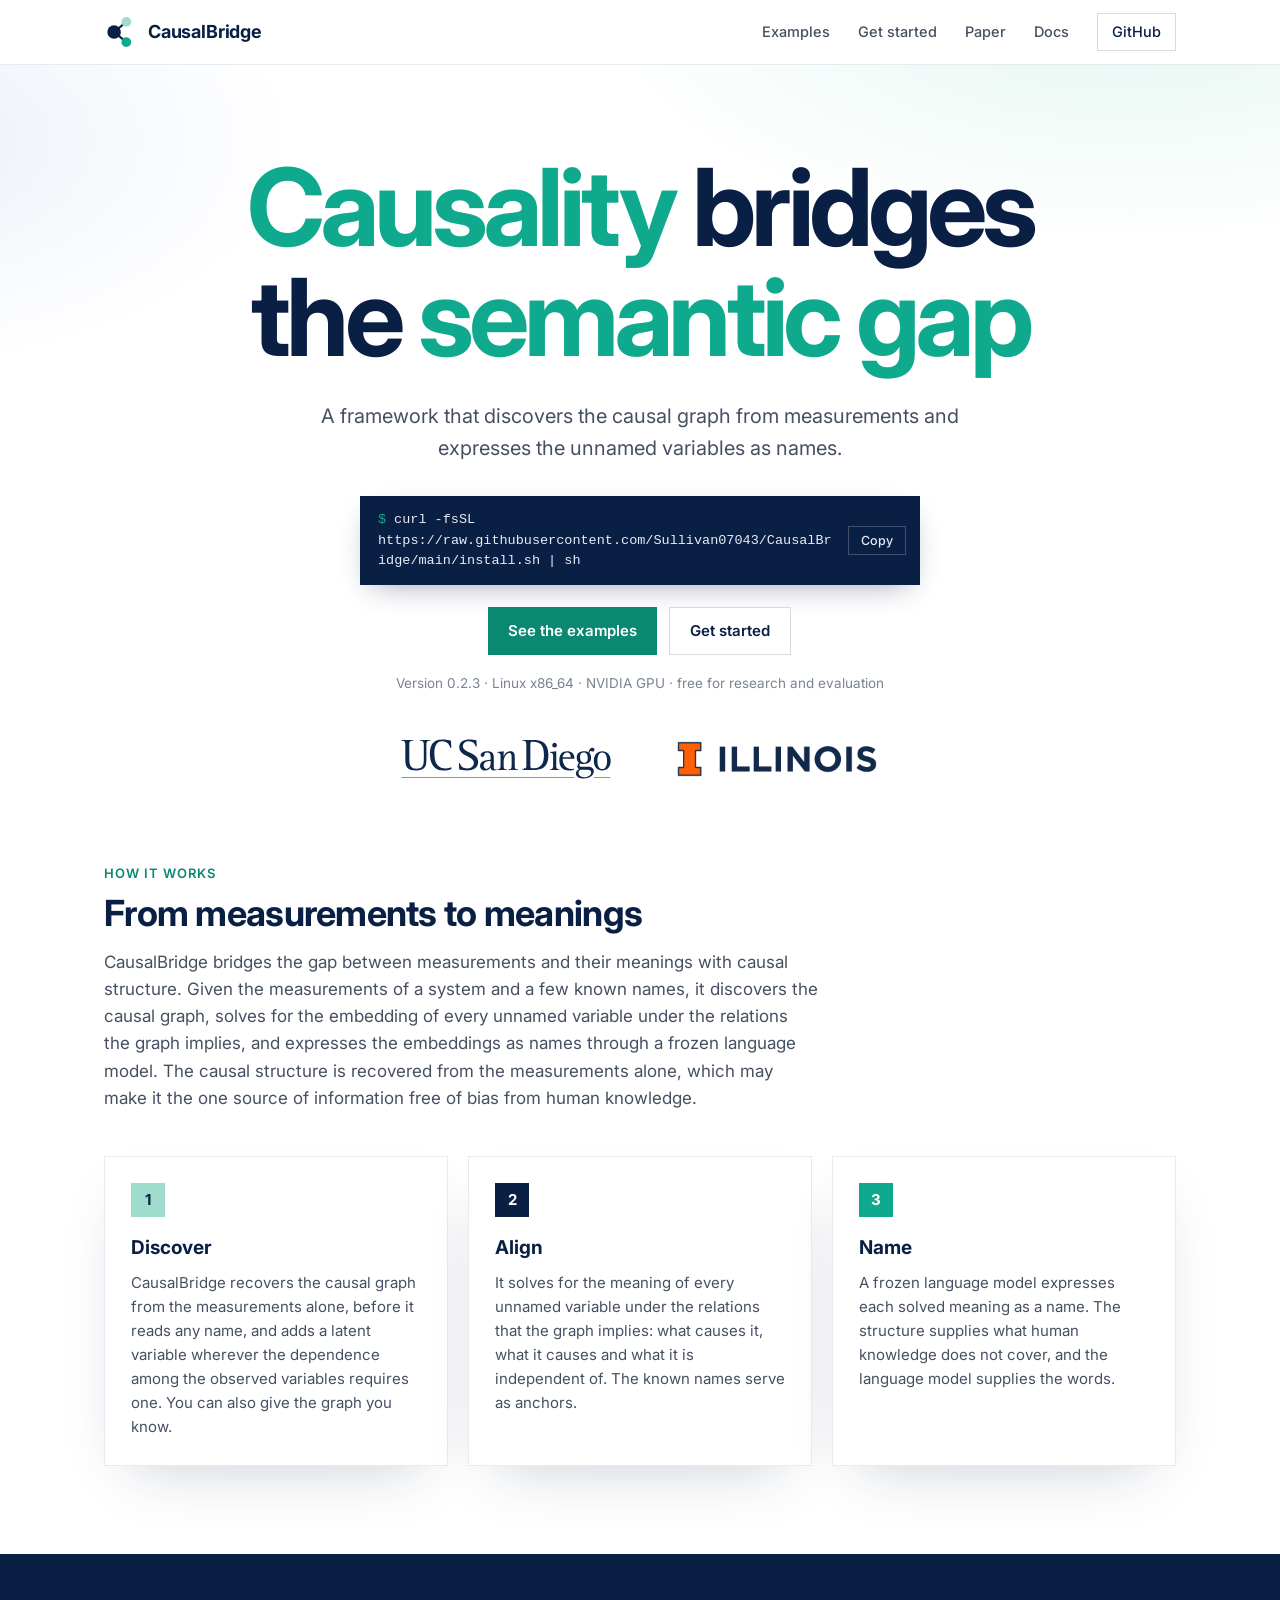
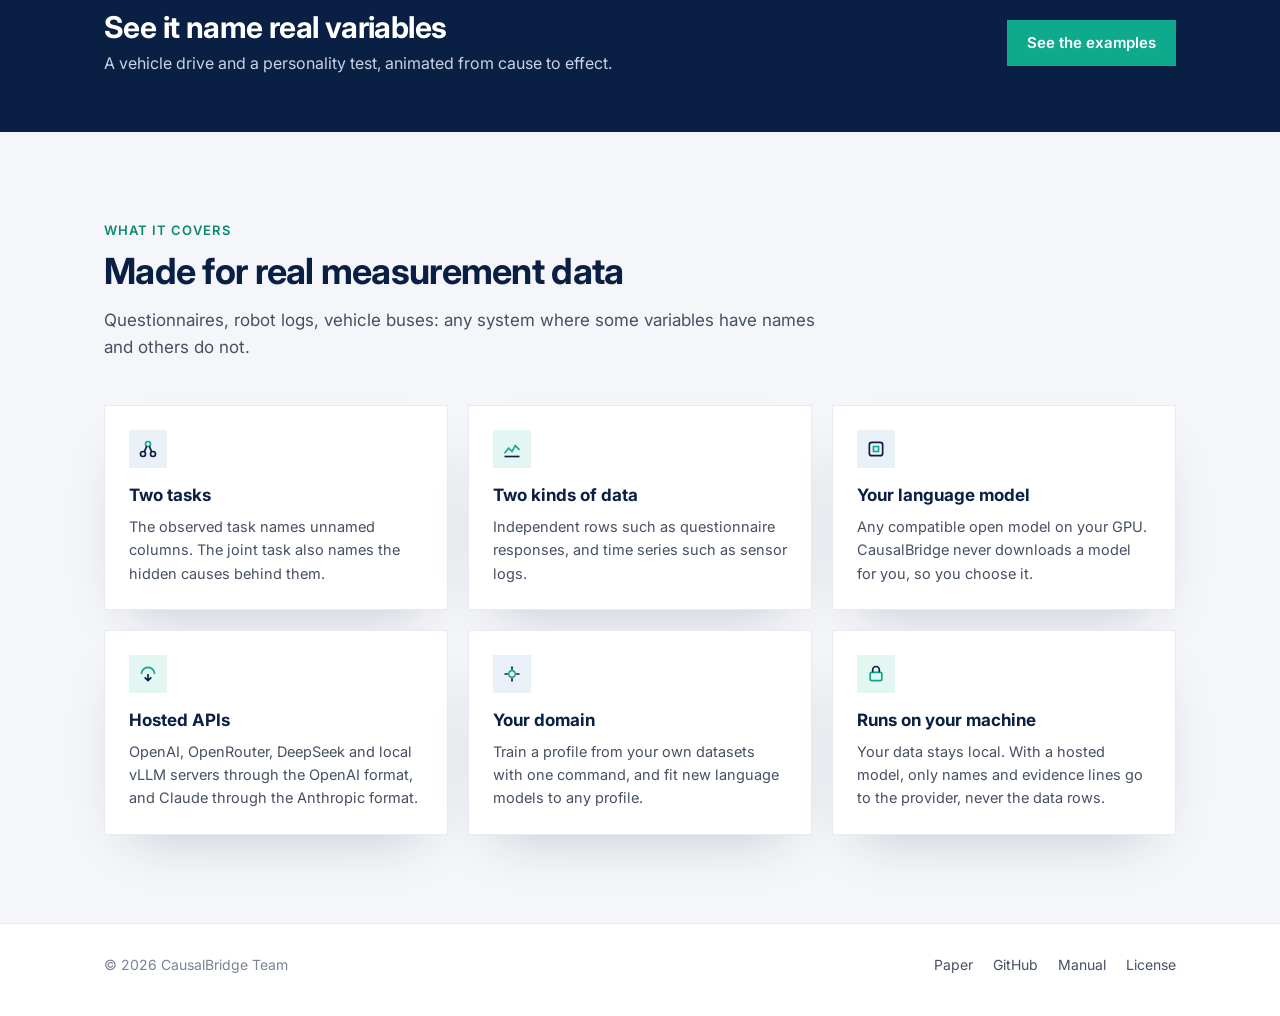
<file: docs/index.html>
<!doctype html>
<html lang="en">
<head>
<meta charset="utf-8">
<meta name="viewport" content="width=device-width, initial-scale=1">
<title>CausalBridge</title>
<meta name="description" content="How causality bridges the semantic gap. CausalBridge reads a variable's semantics from how it acts on other variables.">
<link rel="icon" href="data:image/svg+xml,%3Csvg xmlns='http://www.w3.org/2000/svg' viewBox='0 0 32 32'%3E%3Cpath d='M21 6.5 L9.5 16 L21 25.5' fill='none' stroke='%230A1F44' stroke-width='2' stroke-linejoin='round'/%3E%3Ccircle cx='21' cy='6.5' r='4.6' fill='%239FDCCD'/%3E%3Ccircle cx='9.5' cy='16' r='6.4' fill='%230A1F44'/%3E%3Ccircle cx='21' cy='25.5' r='4.6' fill='%230FA98E'/%3E%3C/svg%3E">
<link rel="preconnect" href="https://fonts.googleapis.com">
<link rel="preconnect" href="https://fonts.gstatic.com" crossorigin>
<link href="https://fonts.googleapis.com/css2?family=Inter:wght@400;500;600;700&family=JetBrains+Mono:wght@400;500&display=swap" rel="stylesheet">
<link rel="stylesheet" href="style.css?v=11bb7d1d">
</head>
<body>
<nav>
  <div class="wrap">
    <a class="brand" href="index.html">
      <svg viewBox="0 0 32 32" aria-hidden="true"><path d="M21 6.5 L9.5 16 L21 25.5" fill="none" stroke="#0A1F44" stroke-width="2" stroke-linejoin="round"/><circle cx="21" cy="6.5" r="4.6" fill="#9FDCCD"/><circle cx="9.5" cy="16" r="6.4" fill="#0A1F44"/><circle cx="21" cy="25.5" r="4.6" fill="#0FA98E"/></svg>
      CausalBridge
    </a>
    <div class="links">
      <a href="examples.html">Examples</a>
      <a href="start.html">Get started</a>
      <a href="https://arxiv.org/abs/2610.02594">Paper</a>
      <a href="https://github.com/Sullivan07043/CausalBridge/blob/main/docs/manual.md">Docs</a>
      <a class="gh" href="https://github.com/Sullivan07043/CausalBridge">GitHub</a>
    </div>
  </div>
</nav>

<header class="hero" id="top">
  <div class="wrap">
    <div>
      <h1 class="big"><span class="l"><span class="grad">Causality</span> bridges</span><span class="l">the <span class="grad">semantic gap</span></span></h1>
      <p class="lede">A framework that discovers the causal graph from measurements and expresses the unnamed variables as names.</p>
      <div class="install">
        <code><span class="p">$</span>curl -fsSL https://raw.githubusercontent.com/Sullivan07043/CausalBridge/main/install.sh | sh</code>
        <button class="copy" data-copy="curl -fsSL https://raw.githubusercontent.com/Sullivan07043/CausalBridge/main/install.sh | sh">Copy</button>
      </div>
      <div class="cta">
        <a class="btn primary" href="examples.html">See the examples</a>
        <a class="btn ghost" href="start.html">Get started</a>
      </div>
      <div class="meta">Version 0.2.3 · Linux x86_64 · NVIDIA GPU · free for research and evaluation</div>
      <div class="unis">
        <img src="img/ucsd-logo.svg" width="210" height="40" alt="UC San Diego">
        <img src="img/illinois-wordmark.png" width="204" height="40" alt="University of Illinois Urbana-Champaign">
      </div>
    </div>

  </div>
</header>

<section id="how">
  <div class="wrap">
    <div class="kicker">How it works</div>
    <h2>From measurements to meanings</h2>
    <p class="sub">CausalBridge bridges the gap between measurements and their meanings with causal structure. Given the measurements of a system and a few known names, it discovers the causal graph, solves for the embedding of every unnamed variable under the relations the graph implies, and expresses the embeddings as names through a frozen language model. The causal structure is recovered from the measurements alone, which may make it the one source of information free of bias from human knowledge.</p>
    <div class="steps">
      <div class="card step">
        <h3>Discover</h3>
        <p>CausalBridge recovers the causal graph from the measurements alone, before it reads any name, and adds a latent variable wherever the dependence among the observed variables requires one. You can also give the graph you know.</p>
      </div>
      <div class="card step">
        <h3>Align</h3>
        <p>It solves for the meaning of every unnamed variable under the relations that the graph implies: what causes it, what it causes and what it is independent of. The known names serve as anchors.</p>
      </div>
      <div class="card step">
        <h3>Name</h3>
        <p>A frozen language model expresses each solved meaning as a name. The structure supplies what human knowledge does not cover, and the language model supplies the words.</p>
      </div>
    </div>
  </div>
</section>

<section class="band">
  <div class="wrap">
    <div><h2>See it name real variables</h2><p>A vehicle drive and a personality test, animated from cause to effect.</p></div>
    <a class="btn primary" href="examples.html">See the examples</a>
  </div>
</section>

<section class="alt" id="features">
  <div class="wrap">
    <div class="kicker">What it covers</div>
    <h2>Made for real measurement data</h2>
    <p class="sub">Questionnaires, robot logs, vehicle buses: any system where some variables have names and others do not.</p>
    <div class="grid">
      <div class="card feat">
        <div class="ic"><svg viewBox="0 0 24 24" fill="none" stroke="#0A1F44" stroke-width="2"><circle cx="6" cy="18" r="3"/><circle cx="18" cy="18" r="3"/><circle cx="12" cy="6" r="3" stroke="#0FA98E"/><path d="M10.5 8.5 7.5 15.5M13.5 8.5l3 7"/></svg></div>
        <h3>Two tasks</h3>
        <p>The observed task names unnamed columns. The joint task also names the hidden causes behind them.</p>
      </div>
      <div class="card feat">
        <div class="ic"><svg viewBox="0 0 24 24" fill="none" stroke="#0FA98E" stroke-width="2"><path d="M3 17l5-6 4 4 4-7 5 5"/><path d="M3 21h18" stroke="#0A1F44"/></svg></div>
        <h3>Two kinds of data</h3>
        <p>Independent rows such as questionnaire responses, and time series such as sensor logs.</p>
      </div>
      <div class="card feat">
        <div class="ic"><svg viewBox="0 0 24 24" fill="none" stroke="#0A1F44" stroke-width="2"><rect x="4" y="4" width="16" height="16" rx="3"/><path d="M9 9h6v6H9z" stroke="#0FA98E"/></svg></div>
        <h3>Your language model</h3>
        <p>Any compatible open model on your GPU. CausalBridge never downloads a model for you, so you choose it.</p>
      </div>
      <div class="card feat">
        <div class="ic"><svg viewBox="0 0 24 24" fill="none" stroke="#0FA98E" stroke-width="2"><path d="M4 12a8 8 0 0 1 16 0"/><path d="M12 12v8M8 16l4 4 4-4" stroke="#0A1F44"/></svg></div>
        <h3>Hosted APIs</h3>
        <p>OpenAI, OpenRouter, DeepSeek and local vLLM servers through the OpenAI format, and Claude through the Anthropic format.</p>
      </div>
      <div class="card feat">
        <div class="ic"><svg viewBox="0 0 24 24" fill="none" stroke="#0A1F44" stroke-width="2"><path d="M12 3v4M12 17v4M3 12h4M17 12h4"/><circle cx="12" cy="12" r="4" stroke="#0FA98E"/></svg></div>
        <h3>Your domain</h3>
        <p>Train a profile from your own datasets with one command, and fit new language models to any profile.</p>
      </div>
      <div class="card feat">
        <div class="ic"><svg viewBox="0 0 24 24" fill="none" stroke="#0FA98E" stroke-width="2"><rect x="5" y="10" width="14" height="10" rx="2"/><path d="M8 10V7a4 4 0 0 1 8 0v3" stroke="#0A1F44"/></svg></div>
        <h3>Runs on your machine</h3>
        <p>Your data stays local. With a hosted model, only names and evidence lines go to the provider, never the data rows.</p>
      </div>
    </div>
  </div>
</section>

<footer>
  <div class="wrap">
    <span>© 2026 CausalBridge Team</span>
    <span><a href="https://arxiv.org/abs/2610.02594">Paper</a><a href="https://github.com/Sullivan07043/CausalBridge">GitHub</a><a href="https://github.com/Sullivan07043/CausalBridge/blob/main/docs/manual.md">Manual</a><a href="https://github.com/Sullivan07043/CausalBridge/blob/main/LICENSE">License</a></span>
  </div>
</footer>
<script src="site.js?v=80eebb0a"></script>
</body>
</html>
</file>
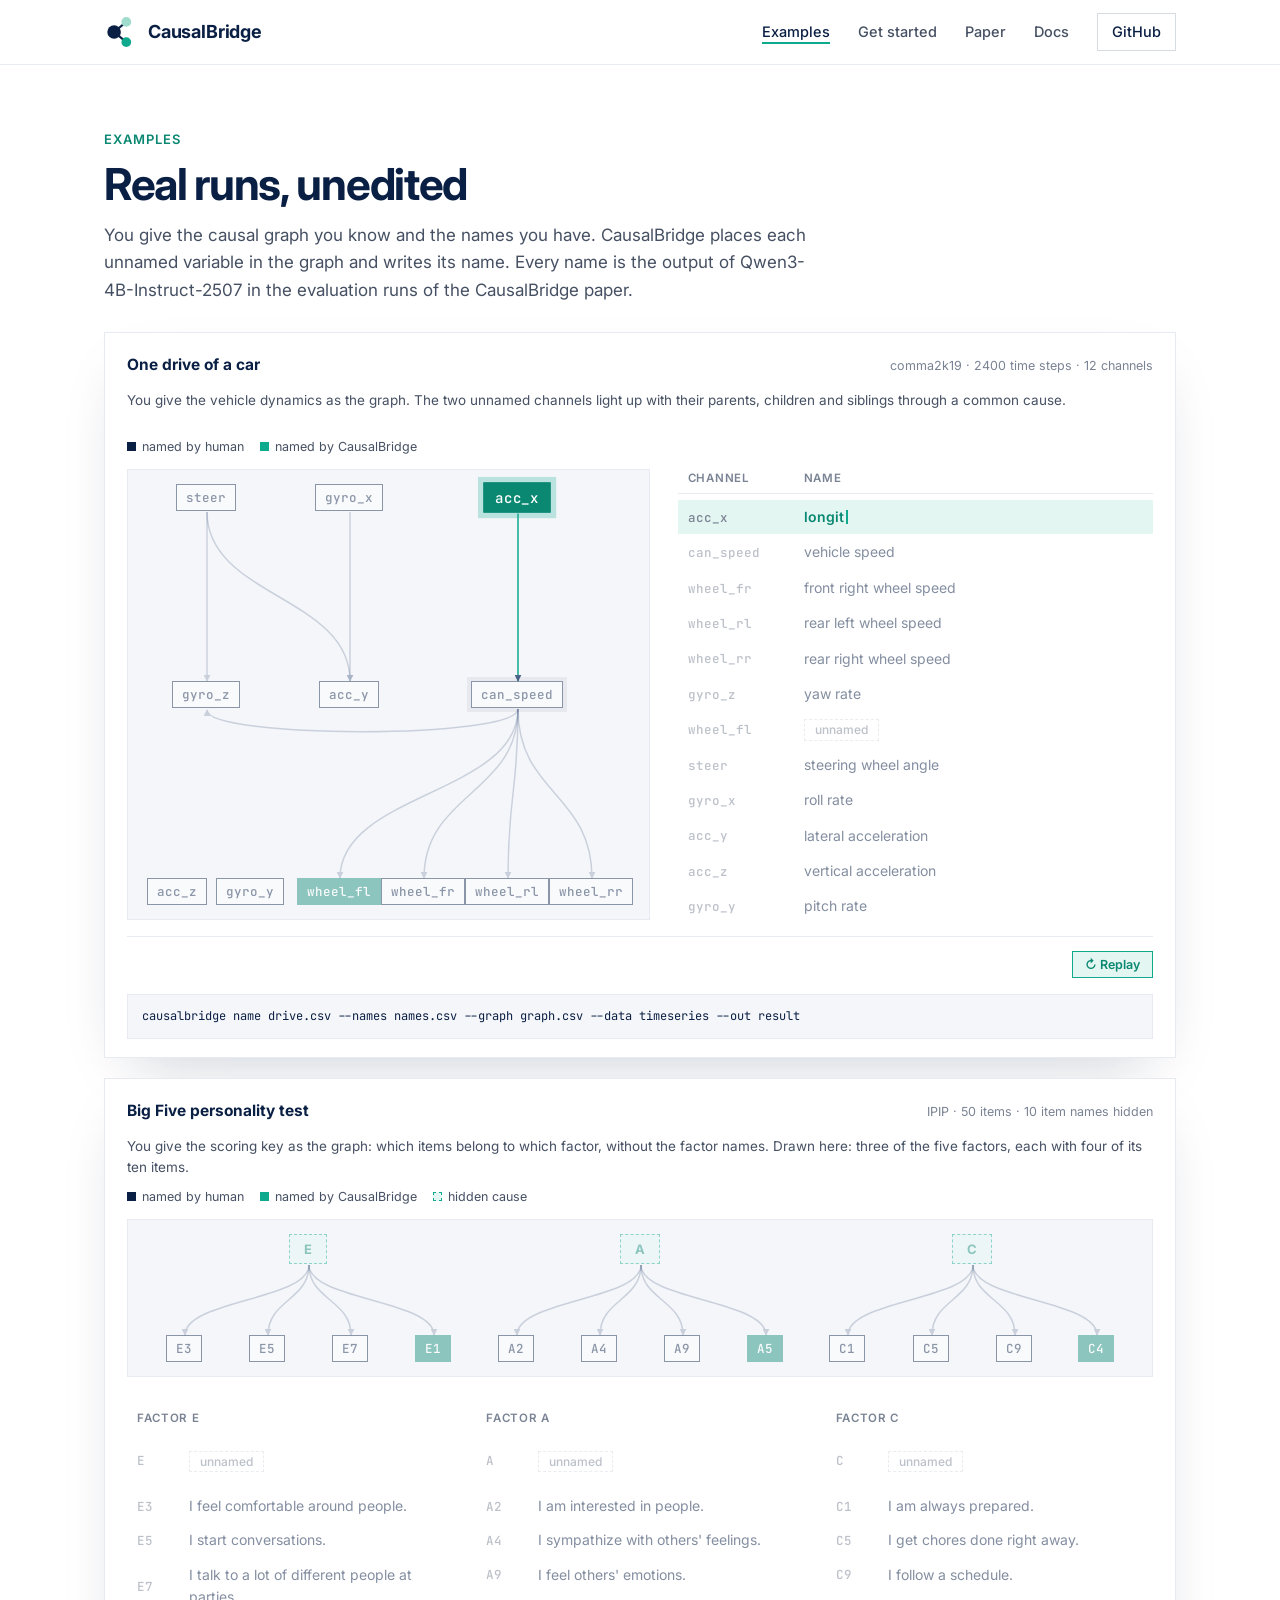
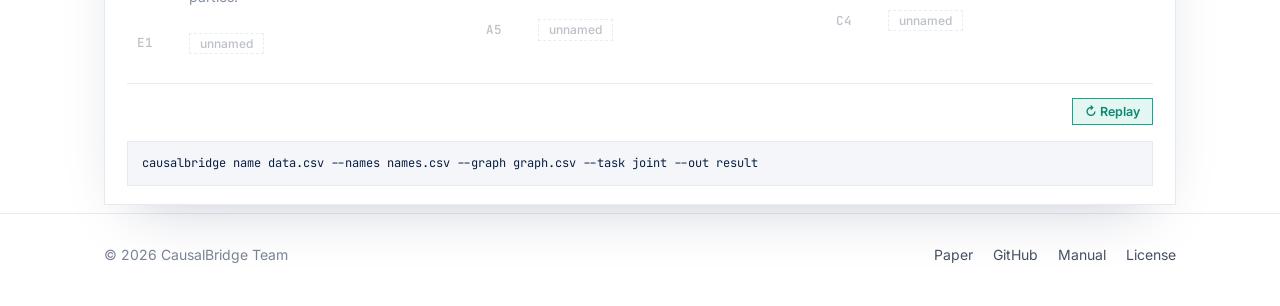
<file: docs/examples.html>
<!doctype html>
<html lang="en">
<head>
<meta charset="utf-8">
<meta name="viewport" content="width=device-width, initial-scale=1">
<title>Examples - CausalBridge</title>
<meta name="description" content="CausalBridge names unnamed variables of a vehicle drive and a personality test.">
<link rel="icon" href="data:image/svg+xml,%3Csvg xmlns='http://www.w3.org/2000/svg' viewBox='0 0 32 32'%3E%3Cpath d='M21 6.5 L9.5 16 L21 25.5' fill='none' stroke='%230A1F44' stroke-width='2' stroke-linejoin='round'/%3E%3Ccircle cx='21' cy='6.5' r='4.6' fill='%239FDCCD'/%3E%3Ccircle cx='9.5' cy='16' r='6.4' fill='%230A1F44'/%3E%3Ccircle cx='21' cy='25.5' r='4.6' fill='%230FA98E'/%3E%3C/svg%3E">
<link rel="preconnect" href="https://fonts.googleapis.com">
<link rel="preconnect" href="https://fonts.gstatic.com" crossorigin>
<link href="https://fonts.googleapis.com/css2?family=Inter:wght@400;500;600;700&family=JetBrains+Mono:wght@400;500&display=swap" rel="stylesheet">
<link rel="stylesheet" href="style.css?v=11bb7d1d">
</head>
<body>
<nav>
  <div class="wrap">
    <a class="brand" href="index.html">
      <svg viewBox="0 0 32 32" aria-hidden="true"><path d="M21 6.5 L9.5 16 L21 25.5" fill="none" stroke="#0A1F44" stroke-width="2" stroke-linejoin="round"/><circle cx="21" cy="6.5" r="4.6" fill="#9FDCCD"/><circle cx="9.5" cy="16" r="6.4" fill="#0A1F44"/><circle cx="21" cy="25.5" r="4.6" fill="#0FA98E"/></svg>
      CausalBridge
    </a>
    <div class="links">
      <a href="examples.html" class="on">Examples</a>
      <a href="start.html">Get started</a>
      <a href="https://arxiv.org/abs/2610.02594">Paper</a>
      <a href="https://github.com/Sullivan07043/CausalBridge/blob/main/docs/manual.md">Docs</a>
      <a class="gh" href="https://github.com/Sullivan07043/CausalBridge">GitHub</a>
    </div>
  </div>
</nav>

<section id="examples" class="pagehead">
  <div class="wrap">
    <div class="kicker">Examples</div>
    <h1>Real runs, unedited</h1>
    <p class="sub">You give the causal graph you know and the names you have. CausalBridge places each unnamed variable in the graph and writes its name. Every name is the output of Qwen3-4B-Instruct-2507 in the evaluation runs of the CausalBridge paper.</p>
    <div class="exgrid">
      <div class="card demo" id="ex-vehicle"></div>
      <div class="card demo" id="ex-survey"></div>
    </div>
  </div>
</section>

<footer>
  <div class="wrap">
    <span>© 2026 CausalBridge Team</span>
    <span><a href="https://arxiv.org/abs/2610.02594">Paper</a><a href="https://github.com/Sullivan07043/CausalBridge">GitHub</a><a href="https://github.com/Sullivan07043/CausalBridge/blob/main/docs/manual.md">Manual</a><a href="https://github.com/Sullivan07043/CausalBridge/blob/main/LICENSE">License</a></span>
  </div>
</footer>
<script src="site.js?v=80eebb0a"></script>
<script src="examples.js?v=1dedbea0"></script>
</body>
</html>
</file>
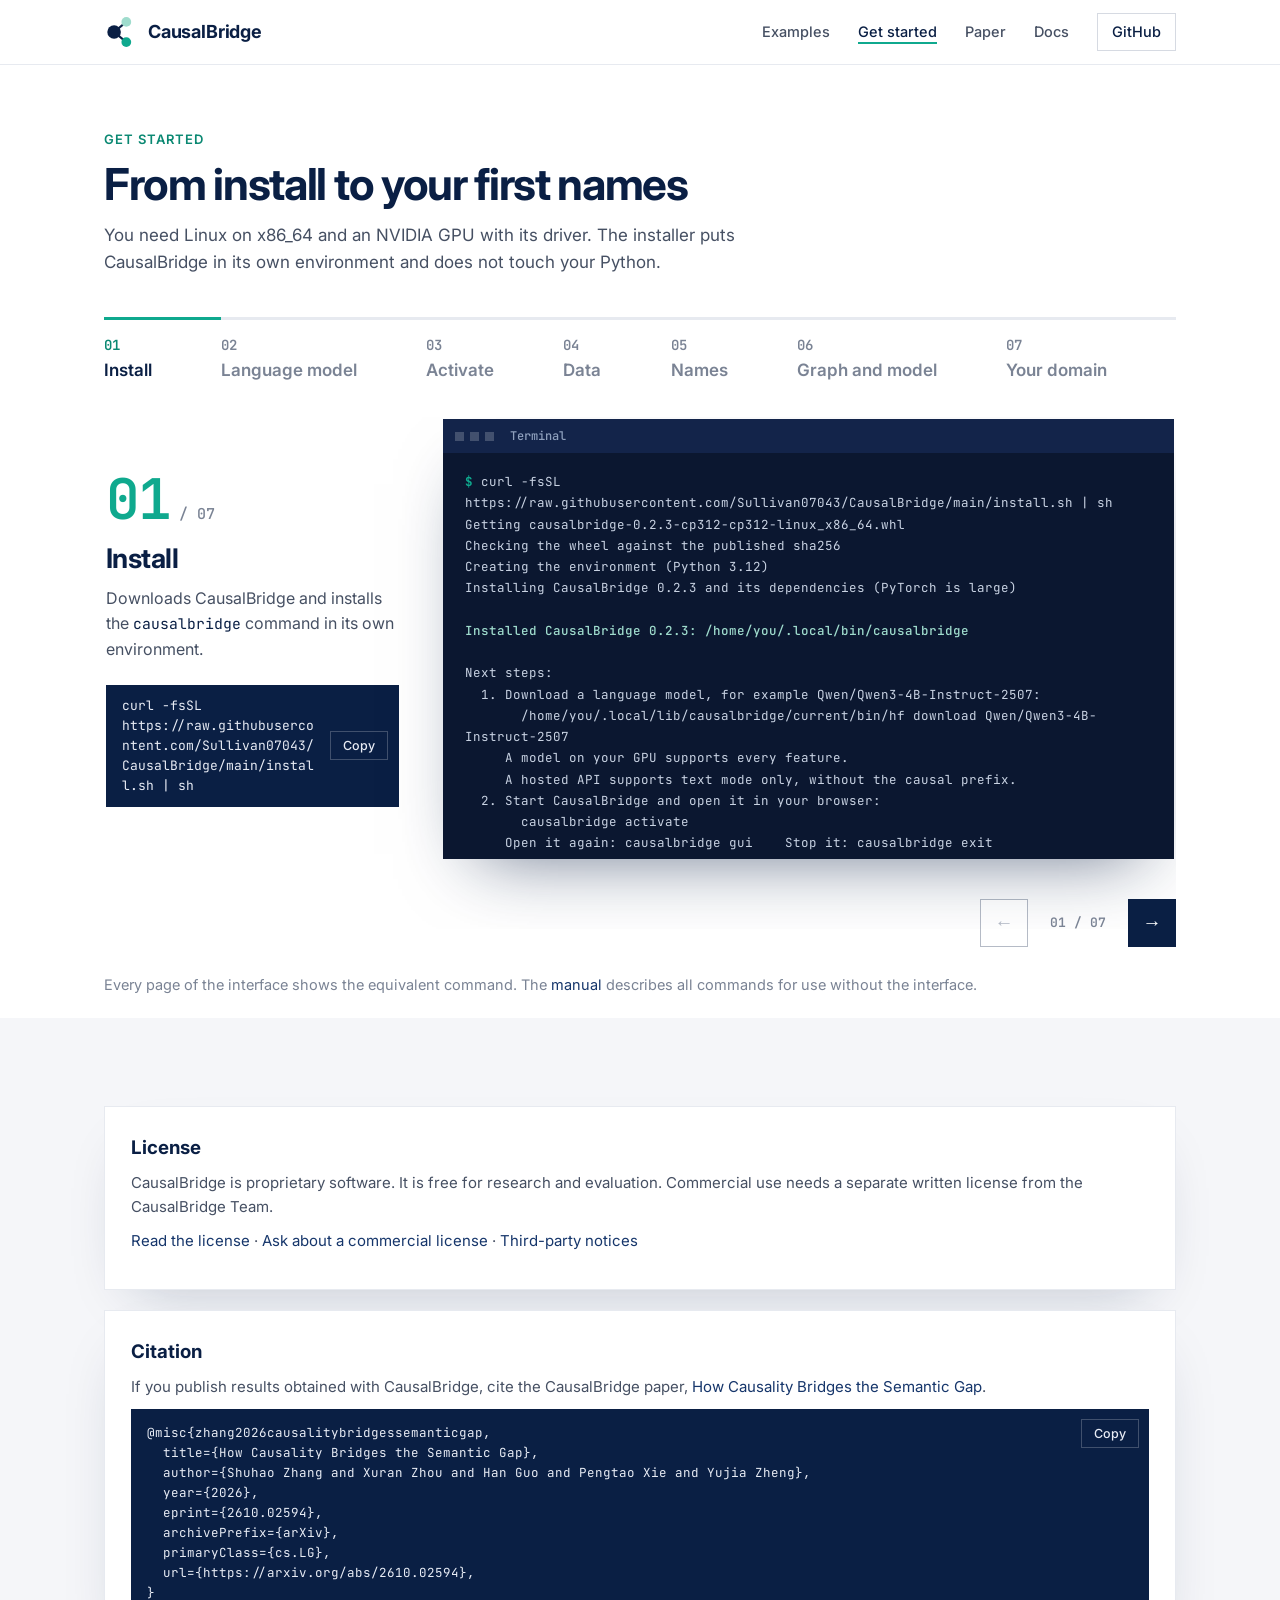
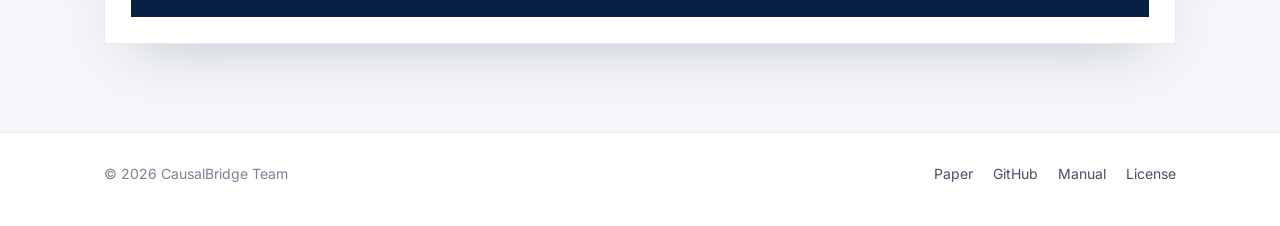
<file: docs/start.html>
<!doctype html>
<html lang="en">
<head>
<meta charset="utf-8">
<meta name="viewport" content="width=device-width, initial-scale=1">
<title>Get started - CausalBridge</title>
<meta name="description" content="Install CausalBridge and name the unnamed variables of your data.">
<link rel="icon" href="data:image/svg+xml,%3Csvg xmlns='http://www.w3.org/2000/svg' viewBox='0 0 32 32'%3E%3Cpath d='M21 6.5 L9.5 16 L21 25.5' fill='none' stroke='%230A1F44' stroke-width='2' stroke-linejoin='round'/%3E%3Ccircle cx='21' cy='6.5' r='4.6' fill='%239FDCCD'/%3E%3Ccircle cx='9.5' cy='16' r='6.4' fill='%230A1F44'/%3E%3Ccircle cx='21' cy='25.5' r='4.6' fill='%230FA98E'/%3E%3C/svg%3E">
<link rel="preconnect" href="https://fonts.googleapis.com">
<link rel="preconnect" href="https://fonts.gstatic.com" crossorigin>
<link href="https://fonts.googleapis.com/css2?family=Inter:wght@400;500;600;700&family=JetBrains+Mono:wght@400;500&display=swap" rel="stylesheet">
<link rel="stylesheet" href="style.css?v=11bb7d1d">
</head>
<body>
<nav>
  <div class="wrap">
    <a class="brand" href="index.html">
      <svg viewBox="0 0 32 32" aria-hidden="true"><path d="M21 6.5 L9.5 16 L21 25.5" fill="none" stroke="#0A1F44" stroke-width="2" stroke-linejoin="round"/><circle cx="21" cy="6.5" r="4.6" fill="#9FDCCD"/><circle cx="9.5" cy="16" r="6.4" fill="#0A1F44"/><circle cx="21" cy="25.5" r="4.6" fill="#0FA98E"/></svg>
      CausalBridge
    </a>
    <div class="links">
      <a href="examples.html">Examples</a>
      <a href="start.html" class="on">Get started</a>
      <a href="https://arxiv.org/abs/2610.02594">Paper</a>
      <a href="https://github.com/Sullivan07043/CausalBridge/blob/main/docs/manual.md">Docs</a>
      <a class="gh" href="https://github.com/Sullivan07043/CausalBridge">GitHub</a>
    </div>
  </div>
</nav>

<section id="start" class="pagehead">
  <div class="wrap">
    <div class="kicker">Get started</div>
    <h1>From install to your first names</h1>
    <p class="sub">You need Linux on x86_64 and an NVIDIA GPU with its driver. The installer puts CausalBridge in its own environment and does not touch your Python.</p>
    <div class="tour" id="tour" tabindex="-1">
      <div class="tour-rail" role="tablist"><button type="button" role="tab" data-i="0"><span>01</span>Install</button><button type="button" role="tab" data-i="1"><span>02</span>Language model</button><button type="button" role="tab" data-i="2"><span>03</span>Activate</button><button type="button" role="tab" data-i="3"><span>04</span>Data</button><button type="button" role="tab" data-i="4"><span>05</span>Names</button><button type="button" role="tab" data-i="5"><span>06</span>Graph and model</button><button type="button" role="tab" data-i="6"><span>07</span>Your domain</button></div>
      <div class="tour-view"><div class="tour-track">
        <article class="tslide" data-i="0" aria-label="Step 1 of 7">
          <div class="tslide-text">
            <div class="tslide-no">01<small>/ 07</small></div>
            <h3>Install</h3>
            <p>Downloads CausalBridge and installs the <code>causalbridge</code> command in its own environment.</p>
            <div class="tcmd"><code>curl -fsSL https://raw.githubusercontent.com/Sullivan07043/CausalBridge/main/install.sh | sh</code><button class="copy" data-copy="curl -fsSL https://raw.githubusercontent.com/Sullivan07043/CausalBridge/main/install.sh | sh">Copy</button></div>
          </div>
          <div class="tslide-visual"><div class="term"><div class="bar"><i></i><i></i><i></i><span>Terminal</span></div><pre><b class="pr">$</b> curl -fsSL https://raw.githubusercontent.com/Sullivan07043/CausalBridge/main/install.sh | sh
Getting causalbridge-0.2.3-cp312-cp312-linux_x86_64.whl
Checking the wheel against the published sha256
Creating the environment (Python 3.12)
Installing CausalBridge 0.2.3 and its dependencies (PyTorch is large)

<b class="tok">Installed CausalBridge 0.2.3: /home/you/.local/bin/causalbridge</b>

Next steps:
  1. Download a language model, for example Qwen/Qwen3-4B-Instruct-2507:
       /home/you/.local/lib/causalbridge/current/bin/hf download Qwen/Qwen3-4B-Instruct-2507
     A model on your GPU supports every feature.
     A hosted API supports text mode only, without the causal prefix.
  2. Start CausalBridge and open it in your browser:
       causalbridge activate
     Open it again: causalbridge gui    Stop it: causalbridge exit
  Command line: causalbridge --help</pre></div></div>
        </article>
        <article class="tslide" data-i="1" aria-label="Step 2 of 7">
          <div class="tslide-text">
            <div class="tslide-no">02<small>/ 07</small></div>
            <h3>Get a language model</h3>
            <p>Download the model you want. CausalBridge never downloads one for you. A model on your GPU supports every feature. A hosted API supports text mode only, without the causal prefix.</p>
            <div class="tcmd"><code>~/.local/lib/causalbridge/current/bin/hf download Qwen/Qwen3-4B-Instruct-2507</code><button class="copy" data-copy="~/.local/lib/causalbridge/current/bin/hf download Qwen/Qwen3-4B-Instruct-2507">Copy</button></div>
          </div>
          <div class="tslide-visual"><div class="term"><div class="bar"><i></i><i></i><i></i><span>Terminal</span></div><pre><b class="pr">$</b> ~/.local/lib/causalbridge/current/bin/hf download Qwen/Qwen3-4B-Instruct-2507
Fetching 13 files: 100%|██████████| 13/13
<b class="tok">/home/you/.cache/huggingface/hub/models--Qwen--Qwen3-4B-Instruct-2507/snapshots/cdbee75f17c01a7cc42f958dc650907174af0554</b></pre></div></div>
        </article>
        <article class="tslide" data-i="2" aria-label="Step 3 of 7">
          <div class="tslide-text">
            <div class="tslide-no">03<small>/ 07</small></div>
            <h3>Activate</h3>
            <p>Starts CausalBridge and opens it in your browser. If you close the browser, <code>causalbridge gui</code> opens it again. <code>causalbridge exit</code> stops CausalBridge.</p>
            <div class="tcmd"><code>causalbridge activate</code><button class="copy" data-copy="causalbridge activate">Copy</button></div><p class="small">Over ssh, forward the port from your computer first:</p><div class="tcmd"><code>ssh -L 8765:127.0.0.1:8765 &lt;user&gt;@&lt;gpu machine&gt;</code><button class="copy" data-copy="ssh -L 8765:127.0.0.1:8765 &lt;user&gt;@&lt;gpu machine&gt;">Copy</button></div>
          </div>
          <div class="tslide-visual"><div class="term"><div class="bar"><i></i><i></i><i></i><span>Terminal</span></div><pre><b class="pr">$</b> causalbridge activate
CausalBridge 0.2.3 is running.
Address: http://127.0.0.1:8765/?token=...
<b class="tok">Opened it in your browser.</b>
Open it again: causalbridge gui    Stop it: causalbridge exit

<span class="dim"># the browser was closed</span>
<b class="pr">$</b> causalbridge gui
Address: http://127.0.0.1:8765/?token=...
<b class="tok">Opened it in your browser.</b>
Open it again: causalbridge gui    Stop it: causalbridge exit

<b class="pr">$</b> causalbridge exit
<b class="tok">CausalBridge stopped.</b></pre></div></div>
        </article>
        <article class="tslide" data-i="3" aria-label="Step 4 of 7">
          <div class="tslide-text">
            <div class="tslide-no">04<small>/ 07</small></div>
            <h3>Choose the data</h3>
            <p>Choose the data file and say whether each row is an independent sample or a time step. The page shows the first rows.</p>
            
          </div>
          <div class="tslide-visual"><div class="win"><div class="bar"><i></i><i></i><i></i><span>127.0.0.1:8765</span></div><img src="img/gui-data.webp" width="908" height="495" alt="The Data card: the data file, the kind of rows and a preview of the first rows" loading="lazy"></div></div>
        </article>
        <article class="tslide" data-i="4" aria-label="Step 5 of 7">
          <div class="tslide-text">
            <div class="tslide-no">05<small>/ 07</small></div>
            <h3>Give the names you know</h3>
            <p>Type the names you know, or load a names file. CausalBridge names every column that you leave empty.</p>
            
          </div>
          <div class="tslide-visual"><div class="win"><div class="bar"><i></i><i></i><i></i><span>127.0.0.1:8765</span></div><img src="img/gui-names.webp" width="908" height="635" alt="The Names card: a table of columns, ten with names and two empty" loading="lazy"></div></div>
        </article>
        <article class="tslide" data-i="5" aria-label="Step 6 of 7">
          <div class="tslide-text">
            <div class="tslide-no">06<small>/ 07</small></div>
            <h3>Choose the graph and the model</h3>
            <p>Discover the graph from the data, or give your own graph file. Choose a model on your GPU or a hosted API, then run.</p>
            
          </div>
          <div class="tslide-visual"><div class="win"><div class="bar"><i></i><i></i><i></i><span>127.0.0.1:8765</span></div><img src="img/gui-model.webp" width="908" height="720" alt="The Graph and Language model cards" loading="lazy"></div></div>
        </article>
        <article class="tslide" data-i="6" aria-label="Step 7 of 7">
          <div class="tslide-text">
            <div class="tslide-no">07<small>/ 07</small></div>
            <h3>Train for your domain</h3>
            <p>Choose a folder of fully named datasets. CausalBridge checks the folder and trains a profile on your GPU. Training continues when you close the browser.</p>
            
          </div>
          <div class="tslide-visual"><div class="win"><div class="bar"><i></i><i></i><i></i><span>127.0.0.1:8765</span></div><img src="img/gui-train.webp" width="908" height="603" alt="The Train page with a checked folder of four datasets" loading="lazy"></div></div>
        </article>
      </div></div>
      <div class="tour-nav">
        <button type="button" class="tour-btn prev" aria-label="Previous step">&larr;</button>
        <span class="tour-count"></span>
        <button type="button" class="tour-btn next" aria-label="Next step">&rarr;</button>
      </div>
    </div>
    <p class="note">Every page of the interface shows the equivalent command. The <a href="https://github.com/Sullivan07043/CausalBridge/blob/main/docs/manual.md">manual</a> describes all commands for use without the interface.</p>
  </div>
</section>

<section class="alt" id="license">
  <div class="wrap">
    <div class="license stack">
      <div class="card">
        <h3>License</h3>
        <p>CausalBridge is proprietary software. It is free for research and evaluation. Commercial use needs a separate written license from the CausalBridge Team.</p>
        <p><a href="https://github.com/Sullivan07043/CausalBridge/blob/main/LICENSE">Read the license</a> · <a href="https://github.com/Sullivan07043/CausalBridge/issues">Ask about a commercial license</a> · <a href="https://github.com/Sullivan07043/CausalBridge/blob/main/THIRD_PARTY_NOTICES.md">Third-party notices</a></p>
      </div>
      <div class="card">
        <h3>Citation</h3>
        <p>If you publish results obtained with CausalBridge, cite the CausalBridge paper, <a href="https://arxiv.org/abs/2610.02594">How Causality Bridges the Semantic Gap</a>.</p>
        <div class="bib"><pre>@misc{zhang2026causalitybridgessemanticgap,
  title={How Causality Bridges the Semantic Gap},
  author={Shuhao Zhang and Xuran Zhou and Han Guo and Pengtao Xie and Yujia Zheng},
  year={2026},
  eprint={2610.02594},
  archivePrefix={arXiv},
  primaryClass={cs.LG},
  url={https://arxiv.org/abs/2610.02594},
}</pre><button class="copy" data-copy="@misc{zhang2026causalitybridgessemanticgap,
  title={How Causality Bridges the Semantic Gap},
  author={Shuhao Zhang and Xuran Zhou and Han Guo and Pengtao Xie and Yujia Zheng},
  year={2026},
  eprint={2610.02594},
  archivePrefix={arXiv},
  primaryClass={cs.LG},
  url={https://arxiv.org/abs/2610.02594},
}">Copy</button></div>
      </div>
    </div>
  </div>
</section>

<footer>
  <div class="wrap">
    <span>© 2026 CausalBridge Team</span>
    <span><a href="https://arxiv.org/abs/2610.02594">Paper</a><a href="https://github.com/Sullivan07043/CausalBridge">GitHub</a><a href="https://github.com/Sullivan07043/CausalBridge/blob/main/docs/manual.md">Manual</a><a href="https://github.com/Sullivan07043/CausalBridge/blob/main/LICENSE">License</a></span>
  </div>
</footer>
<script src="site.js?v=80eebb0a"></script>
<script src="tour.js?v=c272d25d"></script>
</body>
</html>
</file>
<file: docs/style.css>
:root {
  --ink: #0A1F44;
  --ink-2: #16366B;
  --ink-3: #4B6488;
  --rose: #0FA98E;
  --rose-2: #0A8872;
  --rose-soft: #E4F6F1;
  --gray-900: #1F2430;
  --gray-700: #465063;
  --gray-500: #7A8394;
  --gray-300: #D6DAE2;
  --gray-200: #E7EAF0;
  --gray-100: #F5F6F9;
  --bg: #FFFFFF;
  --radius: 0;
  --mono: "JetBrains Mono", ui-monospace, SFMono-Regular, Menlo, monospace;
}
* { box-sizing: border-box; }
html { scroll-behavior: smooth; }
body {
  margin: 0; background: var(--bg); color: var(--gray-900);
  font: 16px/1.6 Inter, system-ui, -apple-system, "Segoe UI", sans-serif;
  -webkit-font-smoothing: antialiased;
}
a { color: var(--ink-2); text-decoration: none; }
a:hover { color: var(--rose); }
.wrap { max-width: 1120px; margin: 0 auto; padding: 0 24px; }

/* navigation */
nav {
  position: sticky; top: 0; z-index: 10; background: rgba(255,255,255,.88);
  backdrop-filter: saturate(160%) blur(10px); border-bottom: 1px solid var(--gray-200);
}
nav .wrap { display: flex; align-items: center; justify-content: space-between; height: 64px; }
.brand { display: flex; align-items: center; gap: 10px; font-weight: 700; color: var(--ink); font-size: 18px; letter-spacing: -.01em; }
.brand svg { width: 34px; height: 34px; }
.links { display: flex; align-items: center; gap: 28px; font-size: 14.5px; font-weight: 500; }
.links a { color: var(--gray-700); }
.links a:hover { color: var(--ink); }
.links .gh { color: var(--ink); border: 1px solid var(--gray-300); padding: 6px 14px; border-radius: 999px; }
.links .gh:hover { border-color: var(--ink); }

/* hero */
.hero { padding: 88px 0 72px; background:
  radial-gradient(900px 420px at 88% -10%, var(--rose-soft), transparent 60%),
  radial-gradient(700px 380px at -10% 10%, #EAF0F8, transparent 60%); }
.hero .wrap { display: grid; grid-template-columns: minmax(0, 1fr); justify-items: center; text-align: center; gap: 56px; align-items: center; }
.eyebrow { display: inline-flex; align-items: center; gap: 8px; font-size: 13px; font-weight: 600; color: var(--rose-2);
  background: var(--rose-soft); padding: 5px 12px; border-radius: 999px; letter-spacing: .02em; }
h1 { font-size: 58px; line-height: 1.08; letter-spacing: -.03em; color: var(--ink); margin: 20px 0 20px; font-weight: 700; }
h1 em { font-style: normal; color: var(--rose-2); }
.lede { font-size: 18.5px; color: var(--gray-700); max-width: 34em; margin: 0 0 30px; }
.install { display: flex; align-items: center; gap: 10px; background: var(--ink); color: #E8ECF5; border-radius: 12px;
  padding: 14px 14px 14px 18px; font: 13.5px/1.5 var(--mono); max-width: 560px; box-shadow: 0 10px 30px -12px rgba(10,31,68,.45); }
.install code { flex: 1; min-width: 0; white-space: normal; overflow-wrap: anywhere; }
.install .p { color: var(--rose); margin-right: 8px; user-select: none; }
.copy { flex: none; border: 1px solid rgba(255,255,255,.22); background: transparent; color: #E8ECF5; border-radius: 8px;
  padding: 6px 12px; font: 500 12.5px Inter, sans-serif; cursor: pointer; }
.copy:hover { background: rgba(255,255,255,.1); }
.cta { display: flex; gap: 12px; margin-top: 22px; flex-wrap: wrap; }
.btn { display: inline-flex; align-items: center; gap: 8px; padding: 11px 20px; border-radius: 10px; font-weight: 600; font-size: 15px; }
.btn.primary { background: var(--rose-2); color: #fff; }
.btn.primary:hover { background: var(--ink); color: #fff; }
.btn.ghost { color: var(--ink); border: 1px solid var(--gray-300); background: #fff; }
.btn.ghost:hover { border-color: var(--ink); color: var(--ink); }
.meta { margin-top: 18px; font-size: 13.5px; color: var(--gray-500); }

/* demo card */
.card { background: #fff; border: 1px solid var(--gray-200); border-radius: var(--radius);
  box-shadow: 0 24px 60px -30px rgba(10,31,68,.28); }
.demo { padding: 20px 22px 18px; }
.demo-tabs { display: flex; gap: 6px; margin-bottom: 14px; }
.demo-tabs button { border: 1px solid var(--gray-200); background: #fff; color: var(--gray-700); border-radius: 999px;
  padding: 5px 14px; font: 600 13px Inter, sans-serif; cursor: pointer; }
.demo-tabs button.on { background: var(--ink); border-color: var(--ink); color: #fff; }
.demo-head { display: flex; justify-content: space-between; align-items: baseline; gap: 12px; margin-bottom: 12px; flex-wrap: wrap; }
.demo-head b { color: var(--ink); font-size: 15.5px; }
.demo-head span { font-size: 12.5px; color: var(--gray-500); }
.demo-key { display: flex; gap: 16px; font-size: 12.5px; color: var(--gray-700); margin: -4px 0 12px; }
.demo-key i { display: inline-block; width: 9px; height: 9px; border-radius: 50%; margin-right: 6px; }
.k-given { background: var(--ink); }
.k-out { background: var(--rose); }
.demo-cols, .row { display: grid; grid-template-columns: 104px minmax(0, 1fr); gap: 12px; }
.demo-cols { font-size: 11.5px; font-weight: 600; letter-spacing: .06em; text-transform: uppercase; color: var(--gray-500);
  padding: 0 10px 6px; border-bottom: 1px solid var(--gray-200); }
.demo-rows { display: grid; gap: 1px; padding-top: 6px; }
.row { padding: 6px 10px; border-radius: 8px; font-size: 14px; align-items: baseline; transition: background .2s; }
.row .id { font: 500 12.5px var(--mono); color: var(--gray-500); overflow-wrap: anywhere; }
.row .nm { color: var(--ink); }
.row.todo .nm { color: var(--rose-2); font-weight: 600; }
.row.active { background: var(--rose-soft); }
.pill { display: inline-block; font-size: 12px; font-weight: 500; color: var(--gray-500); border: 1px dashed var(--gray-300);
  border-radius: 999px; padding: 0 10px; }
.caret::after { content: ""; display: inline-block; width: 2px; height: 1em; background: var(--rose); margin-left: 2px;
  vertical-align: -2px; animation: blink 1s steps(1) infinite; }
@keyframes blink { 50% { opacity: 0; } }
.ok { font-size: 12px; font-weight: 500; color: var(--gray-500); margin-left: 8px; white-space: nowrap; }
.truth { display: block; font-size: 12px; font-weight: 400; color: var(--gray-500); margin-top: 2px; }
.demo-foot { display: flex; justify-content: space-between; align-items: center; gap: 12px; border-top: 1px solid var(--gray-200);
  margin-top: 10px; padding-top: 12px; font-size: 13px; color: var(--gray-700); min-height: 44px; }
.replay { border: 1px solid var(--gray-300); background: #fff; border-radius: 8px; padding: 5px 12px; font: 500 12.5px Inter, sans-serif;
  cursor: pointer; color: var(--ink); flex: none; }
.replay:hover { border-color: var(--ink); }

.exgrid { display: grid; grid-template-columns: repeat(2, minmax(0, 1fr)); gap: 20px; align-items: start; }
.switch { display: flex; align-items: center; gap: 10px; font-size: 13px; font-weight: 600; color: var(--gray-500);
  cursor: pointer; user-select: none; margin: 0 0 8px; width: max-content; }
.switch input { position: absolute; opacity: 0; width: 0; height: 0; }
.switch .lab.on { color: var(--ink); }
.track { position: relative; width: 46px; height: 28px; border-radius: 999px; background: var(--gray-300);
  transition: background .25s; flex: none; }
.knob { position: absolute; top: 3px; left: 3px; width: 22px; height: 22px; border-radius: 50%; background: #fff;
  box-shadow: 0 2px 5px rgba(10,31,68,.25); transition: transform .25s cubic-bezier(.3,.7,.4,1); }
.switch input:checked + .track { background: var(--rose); }
.switch input:checked + .track .knob { transform: translateX(18px); }
.switch input:focus-visible + .track { outline: 2px solid var(--ink-3); outline-offset: 2px; }
.ex-note { font-size: 13.5px; color: var(--gray-700); margin: 0 0 12px; min-height: 2.9em; }
.row.sec { grid-template-columns: 1fr; font-size: 11.5px; font-weight: 600; letter-spacing: .06em; text-transform: uppercase;
  color: var(--gray-500); padding-top: 12px; }
.row.more { grid-template-columns: 1fr; font-size: 12.5px; color: var(--gray-500); }
.row .sub { display: block; font: 400 11.5px Inter, sans-serif; color: var(--gray-500); margin-top: 1px; }
.demo .cmd { margin: 14px 0 0; font-size: 12px; }

.demo.wide .demo-body { display: grid; grid-template-columns: minmax(0, 1.15fr) minmax(0, 1fr); gap: 28px; align-items: start; }
.gbox { background: var(--gray-100); border: 1px solid var(--gray-200); border-radius: 12px; padding: 10px 8px; }
.gsvg { width: 100%; height: auto; display: block; opacity: 0; transition: opacity .35s; }
.gsvg.in { opacity: 1; }
.gnode rect, .gnode circle { fill: #fff; stroke: var(--ink); stroke-width: 1.6; transition: stroke-width .15s; }
.gnode text { fill: var(--ink); font-family: var(--mono); font-weight: 500; text-anchor: middle; }
.gnode.un rect { fill: var(--rose); stroke: var(--rose); }
.gnode.un text { fill: #fff; }
.gnode.lat circle { fill: var(--rose-soft); stroke: var(--rose); stroke-dasharray: 4 3; }
.gnode.lat text { fill: var(--rose-2); font-family: Inter, sans-serif; font-weight: 700; }
.gnode { transform-box: fill-box; transform-origin: center; transition: transform .2s; }
.gnode.hot { transform: scale(1.18); }
.gnode.hot rect, .gnode.hot circle { stroke: var(--rose-2); stroke-width: 3; }
.k-lat { border: 1.5px dashed var(--rose); background: var(--rose-soft) !important; }
.exgrid { grid-template-columns: minmax(0, 1fr) !important; }
.demo.wide .gbox { position: sticky; top: 84px; }
.demo.stack .demo-body { display: grid; grid-template-columns: minmax(0, 1fr); gap: 18px; }

.lay-side .demo-body { display: grid; grid-template-columns: minmax(0, 1.05fr) minmax(0, 1fr); gap: 28px; align-items: stretch; }
.lay-side .gbox { display: flex; align-items: center; }
.lay-stack .demo-body, .lay-top .demo-body { display: grid; grid-template-columns: minmax(0, 1fr); gap: 14px; }
.tcols { display: grid; grid-template-columns: repeat(3, minmax(0, 1fr)); gap: 18px; }
.ttitle { font-size: 11.5px; font-weight: 600; letter-spacing: .06em; text-transform: uppercase; color: var(--gray-500);
  padding: 0 10px 6px; border-bottom: 1px solid var(--gray-200); margin-bottom: 4px; }
.tcols .row { grid-template-columns: 58px minmax(0, 1fr); }
.row.latrow .nm { font-weight: 700; }
.lay-top .row { padding: 5px 10px; }
.lay-top .demo-body { gap: 10px; }
.demo .demo-foot { margin-top: 12px; }

.tgrid { display: grid; gap: 4px 22px; margin-bottom: 14px; }
.tgrid .row { grid-template-columns: 36px minmax(0, 1fr); }
.tbox > .ttitle { margin-top: 4px; }
.gnode circle { transition: stroke-width .15s; }
.gnode.un:not(.lat) circle { fill: var(--rose); stroke: var(--rose); }

/* scenes */
.scene { overflow-anchor: none; }
.scene .sbody { display: grid; grid-template-columns: minmax(0, 1fr); gap: 16px; }
.sc-side .sbody { grid-template-columns: minmax(0, 1.1fr) minmax(0, 1fr); gap: 28px; align-items: start; }
.stagewrap { overflow-x: auto; }
.stage { position: relative; background: var(--gray-100); border: 1px solid var(--gray-200); border-radius: 12px; padding: 14px 12px; box-sizing: content-box; }
.sc-tree .stage { padding: 16px 18px; }
.edges { position: absolute; left: 0; top: 0; pointer-events: none; overflow: visible; }
.edge { fill: none; stroke: var(--ink-3); stroke-width: 1.5; opacity: .25; transition: opacity .35s; }
.edge.lit { opacity: 1; }
.edge.focus { stroke: var(--rose); opacity: 1; }
.ahead { fill: var(--ink-3); }
.gn { display: inline-block; font: 500 12.5px var(--mono); padding: 4px 9px; border: 1.5px solid var(--ink); border-radius: 999px; background: #fff;
  color: var(--ink); white-space: nowrap; opacity: .45; transition: opacity .35s, box-shadow .2s, transform .2s; z-index: 1; will-change: transform; transform: scale(1); }
.sc-layers .gn { position: absolute; }
.gn.unk { background: var(--rose-2); border-color: var(--rose-2); color: #fff; }
.gn.lat { background: var(--rose-soft); border: 1.5px dashed var(--rose); color: var(--rose-2); font: 700 13px Inter, sans-serif; padding: 6px 14px; }
.gn.lit { opacity: 1; }
.gn.hot { box-shadow: 0 0 0 5px rgba(15,169,142,.25); transform: scale(1.12); z-index: 5; }
.gn.mb { box-shadow: 0 0 0 4px rgba(10,31,68,.13); z-index: 3; }
.tcolumns { display: grid; grid-template-columns: repeat(3, minmax(0, 1fr)); gap: 12px; position: relative; }
.sc-top .tcolumns { grid-template-columns: repeat(2, minmax(0, 1fr)); }
.tcolumn { justify-self: center; }
.tcolumn > .gn { margin-bottom: 12px; }
.scene .row.sec { display: block; padding: 10px 10px 4px; font-size: 11.5px !important; }
.titems { display: flex; flex-direction: column; align-items: flex-start; gap: 10px; padding-left: 36px; }
.scene .row { opacity: .5; transition: opacity .35s; min-height: 34px; align-items: center; }
.scene .row.lit, .scene .row.sec { opacity: 1; }
.rgrid { display: grid; gap: 0 22px; }
.rcol .row { grid-template-columns: 40px minmax(0, 1fr); }
.sc-wideid .rcol .row { grid-template-columns: 128px minmax(0, 1fr); }
.sc-top .row { padding: 5px 10px; font-size: 13.5px; }
.sc-top .rcol .row { grid-template-columns: 34px minmax(0, 1fr); }
.replay { background: var(--rose-soft) !important; color: var(--rose-2) !important; border: 1px solid var(--rose) !important; font-weight: 600 !important; }
.replay:hover { background: var(--rose) !important; color: #fff !important; }
.slide { display: none; }
.slide.on { display: block; }
.dots { display: flex; gap: 8px; justify-content: center; margin-top: 14px; }
.dot { width: 8px; height: 8px; border-radius: 999px; background: var(--gray-300); border: 0; padding: 0; cursor: pointer; transition: width .25s, background .25s; }
.dot.on { width: 24px; background: var(--rose); }

.hero .wrap > div { max-width: 1072px; }
.hero h1 { font-size: 50px; margin-top: 0; }
.hero h1 .l { display: block; }
.hero .lede { margin-left: auto; margin-right: auto; max-width: 40em; }
.hero .install { margin: 0 auto; text-align: left; }
.hero .cta { justify-content: center; }
.hero { padding: 104px 0 96px; }

/* sections */
section { padding: 88px 0; }
section.alt { background: var(--gray-100); }
.kicker { font-size: 13px; font-weight: 600; letter-spacing: .08em; text-transform: uppercase; color: var(--rose-2); }
h2 { font-size: 36px; line-height: 1.15; letter-spacing: -.02em; color: var(--ink); margin: 10px 0 14px; }
.sub { color: var(--gray-700); font-size: 17px; max-width: 42em; margin: 0 0 44px; }

.steps { display: grid; grid-template-columns: repeat(3, minmax(0, 1fr)); gap: 20px; counter-reset: s; }
.step { padding: 26px; position: relative; }
.step::before { counter-increment: s; content: counter(s); display: grid; place-items: center; width: 34px; height: 34px;
  border-radius: 10px; background: var(--ink); color: #fff; font-weight: 700; font-size: 15px; margin-bottom: 16px; }
.step:nth-child(3)::before { background: var(--rose); }
.step h3 { margin: 0 0 8px; color: var(--ink); font-size: 19px; }
.step p { margin: 0; color: var(--gray-700); font-size: 15px; }

.grid { display: grid; grid-template-columns: repeat(3, minmax(0, 1fr)); gap: 20px; }
.feat { padding: 24px; }
.feat .ic { width: 38px; height: 38px; border-radius: 10px; display: grid; place-items: center; background: #EAF0F8; margin-bottom: 14px; }
.feat:nth-child(even) .ic { background: var(--rose-soft); }
.feat .ic svg { width: 20px; height: 20px; }
.feat h3 { margin: 0 0 6px; font-size: 17px; color: var(--ink); }
.feat p { margin: 0; color: var(--gray-700); font-size: 14.5px; }

/* examples */
.tabs { display: inline-flex; background: #fff; border: 1px solid var(--gray-200); border-radius: 12px; padding: 4px; margin-bottom: 20px; }
.tabs button { border: 0; background: transparent; padding: 9px 18px; border-radius: 9px; font: 600 14.5px Inter, sans-serif;
  color: var(--gray-700); cursor: pointer; }
.tabs button.on { background: var(--ink); color: #fff; }
.panel { display: none; padding: 26px; }
.panel.on { display: block; }
.panel p { margin: 0 0 16px; color: var(--gray-700); font-size: 15px; }
.cmd { font: 13px/1.6 var(--mono); background: var(--gray-100); border: 1px solid var(--gray-200); border-radius: 10px;
  padding: 12px 14px; white-space: pre-wrap; overflow-wrap: anywhere; color: var(--ink); margin-bottom: 18px; }
.tbl { width: 100%; border-collapse: collapse; font-size: 14.5px; }
.tbl th { text-align: left; font-size: 12.5px; text-transform: uppercase; letter-spacing: .05em; color: var(--gray-500);
  font-weight: 600; padding: 8px 10px; border-bottom: 1px solid var(--gray-200); }
.tbl td { padding: 10px; border-bottom: 1px solid var(--gray-200); vertical-align: top; }
.tbl tr:last-child td { border-bottom: 0; }
.tbl td:first-child { font: 500 13px var(--mono); color: var(--ink); white-space: nowrap; }
.tbl td:last-child { color: var(--rose-2); font-weight: 500; }
.note { font-size: 13px; color: var(--gray-500); margin-top: 14px; }
.scroll { overflow-x: auto; }

/* get started */
.start { display: grid; grid-template-columns: repeat(2, minmax(0, 1fr)); gap: 20px; }
.start .card { padding: 24px; }
.start h3 { margin: 0 0 6px; color: var(--ink); font-size: 17px; display: flex; gap: 10px; align-items: center; }
.start h3 span { font: 600 12px var(--mono); color: var(--rose); background: var(--rose-soft); padding: 2px 8px; border-radius: 6px; }
.start p { margin: 0 0 12px; color: var(--gray-700); font-size: 14.5px; }
.start .cmd { margin: 0; }

/* docs */
.docs { display: grid; grid-template-columns: repeat(4, minmax(0, 1fr)); gap: 16px; }
.doc { padding: 20px; display: block; color: inherit; transition: border-color .15s, transform .15s; }
.doc:hover { border-color: var(--ink-3); transform: translateY(-2px); color: inherit; }
.doc b { display: block; color: var(--ink); margin-bottom: 4px; }
.doc span { font-size: 14px; color: var(--gray-700); }

.license { display: grid; grid-template-columns: repeat(2, minmax(0, 1fr)); gap: 20px; }
.license .card { padding: 26px; }
.license h3 { margin: 0 0 8px; color: var(--ink); }
.license p { margin: 0 0 10px; color: var(--gray-700); font-size: 15px; }

footer { border-top: 1px solid var(--gray-200); padding: 30px 0 40px; font-size: 14px; color: var(--gray-500); }
footer .wrap { display: flex; justify-content: space-between; gap: 16px; flex-wrap: wrap; }
footer a { color: var(--gray-700); margin-left: 20px; }

@media (max-width: 960px) {
  .hero .wrap { grid-template-columns: minmax(0, 1fr); gap: 40px; }
  .steps, .grid, .docs { grid-template-columns: repeat(2, minmax(0, 1fr)); }
  .exgrid { grid-template-columns: minmax(0, 1fr); }
  .lay-side .demo-body { grid-template-columns: minmax(0, 1fr); gap: 16px; }
}
@media (max-width: 680px) {
  .wrap { padding: 0 16px; }
  .links a:not(.gh) { display: none; }
  .hero { padding: 64px 0 56px; }
  h1, .hero h1 { font-size: 34px; }
  .hero h1 .l { display: block; }
  .hero h1 .l + .l { margin-top: 8px; }
  .lede { font-size: 16.5px; }
  h2 { font-size: 28px; }
  section { padding: 60px 0; }
  .steps, .grid, .start, .docs, .license, .exgrid { grid-template-columns: minmax(0, 1fr); }
  .install { font-size: 12.5px; }
  .demo.wide .demo-body { grid-template-columns: minmax(0, 1fr); gap: 16px; }
  .tbl th { font-size: 11px; letter-spacing: .02em; }
  .gbox { overflow-x: auto; }
  .lay-side .gsvg { min-width: 420px; }
  .lay-top .gsvg { min-width: 520px; }
  .lay-stack .gsvg { min-width: 720px; }
  .tcols { grid-template-columns: minmax(0, 1fr); }
  .sc-side .sbody { grid-template-columns: minmax(0, 1fr); }
  .sc-layers .stage { width: 520px; flex: none; }
  .sc-tree .stage { min-width: 560px; }
  .rgrid { grid-template-columns: minmax(0, 1fr) !important; }
  .tgrid { grid-template-columns: minmax(0, 1fr) !important; }
}
/* square style */
*, *::before, *::after { border-radius: 0 !important; }
.hero { padding: 96px 0 36px !important; }
#how { padding-top: 44px; }
/* hero, large type */
.hero .wrap { justify-items: center !important; text-align: center !important; }
.hero .wrap > div { max-width: none !important; }
.hero h1.big { font-size: clamp(52px, 8.4vw, 112px) !important; line-height: 1.02; letter-spacing: -.045em; font-weight: 700; margin: 0 0 28px; }
.hero h1.big .l { display: block; }
.grad { color: var(--rose); }
.hero .lede { margin: 0 auto 32px !important; max-width: 34em !important; font-size: 20px; }
.hero .install { margin: 0 auto !important; }
.hero .cta { justify-content: center !important; }
.hero { padding: 88px 0 40px !important; }
/* results */
#results { padding-top: 24px; }
.stats { display: grid; grid-template-columns: repeat(4, minmax(0, 1fr)); gap: 0; border-top: 2px solid var(--ink); }
.stat { padding: 22px 22px 6px 0; border-right: 1px solid var(--gray-200); margin-right: 22px; }
.stat:last-child { border-right: 0; margin-right: 0; }
.stat b { display: block; font-size: 34px; line-height: 1.1; letter-spacing: -.03em; color: var(--rose-2); margin-bottom: 10px; }
.stat span { color: var(--gray-700); font-size: 14.5px; }
@media (max-width: 960px) { .stats { grid-template-columns: repeat(2, minmax(0, 1fr)); } .stat:nth-child(2) { border-right: 0; } }
@media (max-width: 680px) { .stats { grid-template-columns: minmax(0, 1fr); } .stat { border-right: 0; margin-right: 0; border-bottom: 1px solid var(--gray-200); } }

/* multi-page */
.links a.on { color: var(--ink); box-shadow: inset 0 -2px 0 var(--rose); }
.pagehead { padding: 64px 0 8px; }
.pagehead h1 { font-size: 44px; line-height: 1.1; letter-spacing: -.03em; color: var(--ink); margin: 10px 0 14px; }
.pagehead .sub { margin-bottom: 8px; }
.pagebody { padding-top: 28px; }
.band { background: var(--ink); color: #fff; padding: 56px 0; }
.band .wrap { display: flex; align-items: center; justify-content: space-between; gap: 24px; flex-wrap: wrap; }
.band h2 { color: #fff; margin: 0; font-size: 30px; }
.band p { margin: 6px 0 0; color: #C9D3E3; }
.band .btn.primary { background: var(--rose); }
.band .btn.primary:hover { background: #fff; color: var(--ink); }
.findings { border-top: 2px solid var(--ink); }
.finding { display: grid; grid-template-columns: 350px minmax(0, 1fr); gap: 28px; padding: 26px 0; border-bottom: 1px solid var(--gray-200); align-items: baseline; }
.finding b { font-size: 38px; line-height: 1.05; letter-spacing: -.03em; color: var(--rose-2); white-space: nowrap; }

.finding p { margin: 0; font-size: 18px; color: var(--gray-900); max-width: 44em; }
@media (max-width: 680px) {
  nav .wrap { flex-wrap: wrap; height: auto; padding-top: 10px; padding-bottom: 10px; gap: 8px; }
  .links { width: 100%; justify-content: space-between; gap: 10px; font-size: 13.5px; }
  .links a:not(.gh) { display: inline !important; }
  .links .gh { padding: 4px 10px; }
  .pagehead h1 { font-size: 32px; }
  .finding { grid-template-columns: minmax(0, 1fr); gap: 8px; }
  .finding b { font-size: 30px; white-space: normal; }
}

.pagehead .exgrid, .pagehead .start { margin-top: 28px; }
.step:nth-child(1)::before { background: #9FDCCD; color: var(--ink); }
.step:nth-child(2)::before { background: var(--ink); color: #fff; }
.step:nth-child(3)::before { background: var(--rose); color: #fff; }

/* get started: one step per slide */
.tour { margin-top: 40px; outline: none; }
.tour-rail { display: flex; scrollbar-width: none; }
.tour-rail::-webkit-scrollbar { display: none; }
.tour-rail button { flex: 1 1 auto; white-space: nowrap; text-align: left; background: none; border: 0; border-top: 3px solid var(--gray-200); padding: 16px 20px 6px 0;
  font: 600 17px/1.3 Inter, system-ui, sans-serif; color: var(--gray-500); cursor: pointer; transition: color .25s, border-color .25s; }
.tour-rail button span { display: block; font: 600 14px var(--mono); margin-bottom: 5px; }
.tour-rail button:hover { color: var(--ink); }
.tour-rail button.done { border-top-color: var(--ink-3); color: var(--gray-700); }
.tour-rail button.on { border-top-color: var(--rose); color: var(--ink); }
.tour-rail button.on span { color: var(--rose-2); }
.tour-view { overflow: hidden; margin-top: 30px; transition: height .35s ease; }
.tour-track { display: flex; gap: 120px; align-items: flex-start; transition: transform .6s cubic-bezier(.22, .61, .36, 1); will-change: transform; }
.tslide { flex: 0 0 100%; min-width: 0; display: grid; grid-template-columns: minmax(0, .8fr) minmax(0, 2fr); gap: 44px; align-items: center; padding: 2px 2px 70px; }
.tslide-no { font: 600 56px/1 var(--mono); color: var(--rose); letter-spacing: -.03em; }
.tslide-no small { font: 500 15px var(--mono); color: var(--gray-500); margin-left: 8px; letter-spacing: 0; }
.tslide-text h3 { font-size: 27px; line-height: 1.15; letter-spacing: -.02em; color: var(--ink); margin: 16px 0 12px; }
.tslide-text p { font-size: 16px; color: var(--gray-700); margin: 0 0 22px; }
.tslide-text p.small { font-size: 13.5px; color: var(--gray-500); margin: 16px 0 8px; }
.tslide-text code { font-family: var(--mono); font-size: .92em; color: var(--ink); }
.tcmd { display: flex; align-items: center; gap: 10px; background: var(--ink); padding: 11px 11px 11px 16px; }
.tcmd code { flex: 1; min-width: 0; font: 13px/1.55 var(--mono) !important; color: #E8ECF5 !important; overflow-wrap: anywhere; }
.tslide-text > * { opacity: 0; transform: translateY(10px); transition: opacity .5s ease, transform .5s ease; }
.tslide.on .tslide-text > * { opacity: 1; transform: none; }
.tslide.on .tslide-text > :nth-child(2) { transition-delay: .06s; }
.tslide.on .tslide-text > :nth-child(3) { transition-delay: .12s; }
.tslide.on .tslide-text > :nth-child(n+4) { transition-delay: .18s; }
.tslide-visual .term { height: 440px; }
.term, .win { display: flex; flex-direction: column; }
.term .bar, .win .bar { display: flex; align-items: center; gap: 6px; height: 34px; padding: 0 12px; flex: none; }
.term .bar i, .win .bar i { width: 9px; height: 9px; }
.term { background: #0B1730; box-shadow: 0 30px 70px -35px rgba(10,31,68,.65); }
.term .bar { background: #13244A; }
.term .bar i { background: rgba(255,255,255,.2); }
.term .bar span { margin-left: 10px; font: 500 12px var(--mono); color: #8FA0BD; }
.term pre { margin: 0; flex: 1; overflow: auto; padding: 18px 22px; font: 12.5px/1.7 var(--mono); color: #C9D3E3; white-space: pre-wrap; overflow-wrap: anywhere; }
.term .pr { color: var(--rose); }
.term .tok { color: #9FDCCD; font-weight: 500; }
.term .dim { color: #6F83A6; }
.win { background: #fff; border: 1px solid var(--gray-200); box-shadow: 0 30px 70px -35px rgba(10,31,68,.45); }
.win .bar { background: var(--gray-100); border-bottom: 1px solid var(--gray-200); }
.win .bar i { background: var(--gray-300); }
.win .bar span { margin-left: 12px; flex: 1; max-width: 300px; background: #fff; border: 1px solid var(--gray-200); padding: 3px 10px;
  font: 12px var(--mono); color: var(--gray-500); }
.win img { width: 100%; height: auto; display: block; }
.tour-nav { display: flex; align-items: center; justify-content: flex-end; gap: 14px; margin-top: -30px; position: relative; }
.tour-btn { width: 48px; height: 48px; border: 1px solid var(--ink); background: #fff; color: var(--ink); font-size: 19px; cursor: pointer;
  transition: background .2s, color .2s, border-color .2s; }
.tour-btn:hover:not(:disabled) { background: var(--ink); color: #fff; }
.tour-btn.next { background: var(--ink); color: #fff; }
.tour-btn.next:hover:not(:disabled) { background: var(--rose-2); border-color: var(--rose-2); }
.tour-btn:disabled { opacity: .3; cursor: default; }
.tour-count { font: 600 13px var(--mono); color: var(--gray-500); min-width: 72px; text-align: center; }
#start .note { margin-top: 26px; font-size: 14.5px; }
@media (prefers-reduced-motion: reduce) { .tour-track, .tour-view, .tslide-text > * { transition: none !important; } }
@media (max-width: 900px) {
  .tour-rail { display: flex; overflow-x: auto; gap: 22px; }
  .tour-rail button { flex: 0 0 auto; white-space: nowrap; padding-right: 4px; }
  .tslide { grid-template-columns: minmax(0, 1fr); gap: 24px; padding-bottom: 56px; }
  .tslide-no { font-size: 46px; }
  .tslide-text h3 { font-size: 24px; }
  .tslide-visual .term { height: 320px; }
}

/* university logos under the hero: official files, official colors, no change of proportions */
.unis { display: flex; justify-content: center; align-items: center; flex-wrap: wrap; gap: 28px 64px; margin-top: 44px; }
.unis img { height: 40px; width: auto; display: block; }
@media (max-width: 680px) { .unis { gap: 22px 40px; margin-top: 34px; } .unis img { height: 34px; } }

/* citation */
.bib { position: relative; background: var(--ink); padding: 14px 16px; margin-top: 4px; }
.bib pre { margin: 0; padding-right: 70px; font: 12.5px/1.6 var(--mono); color: #E8ECF5; white-space: pre-wrap; overflow-wrap: anywhere; }
.bib .copy { position: absolute; top: 10px; right: 10px; }
.license.stack { grid-template-columns: minmax(0, 1fr); }
</file>
